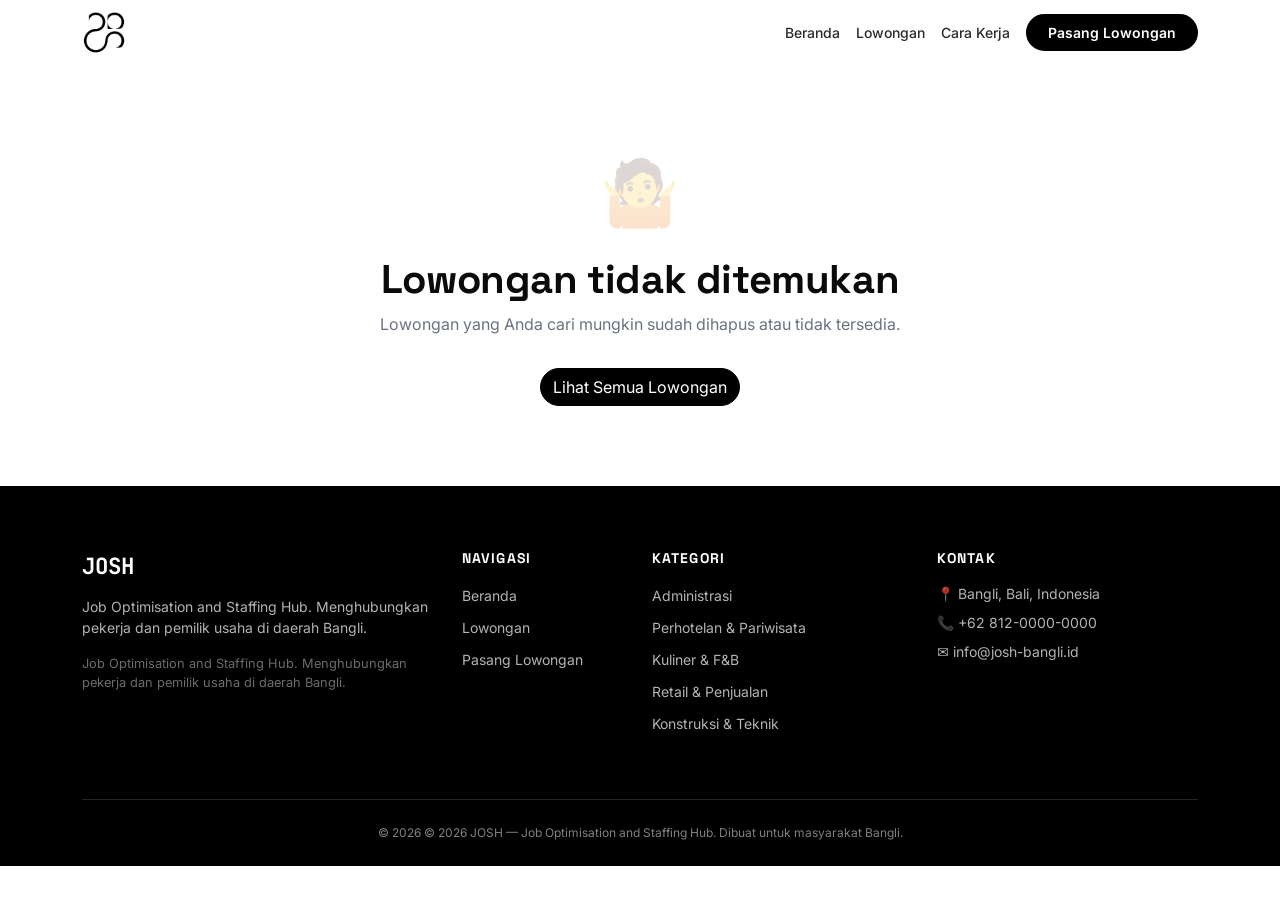
<file: detail.html>
<!DOCTYPE html>
<html lang="id">
<head>
  <meta charset="UTF-8">
  <meta name="viewport" content="width=device-width, initial-scale=1.0, viewport-fit=cover">
  <title>Detail Lowongan | JOSH</title>
  <meta name="description" content="Detail lowongan kerja di Bangli.">
  <meta name="theme-color" content="#ffffff" media="(prefers-color-scheme: light)">
  <meta name="theme-color" content="#0a0a0a" media="(prefers-color-scheme: dark)">

  <link href="https://cdn.jsdelivr.net/npm/bootstrap@5.3.3/dist/css/bootstrap.min.css" rel="stylesheet">
  <link href="css/style.css?v=bs" rel="stylesheet">
</head>
<body data-page="detail">

  <div id="nav-slot"></div>

  <!-- Detail slot (rendered by ui.js) -->
  <div id="detail-slot"></div>

  <div id="footer-slot"></div>

  <script src="https://cdn.jsdelivr.net/npm/bootstrap@5.3.3/dist/js/bootstrap.bundle.min.js"></script>
  <script src="js/app.js?v=bs"></script>
  <script src="js/ui.js?v=bs"></script>
</body>
</html>
</file>
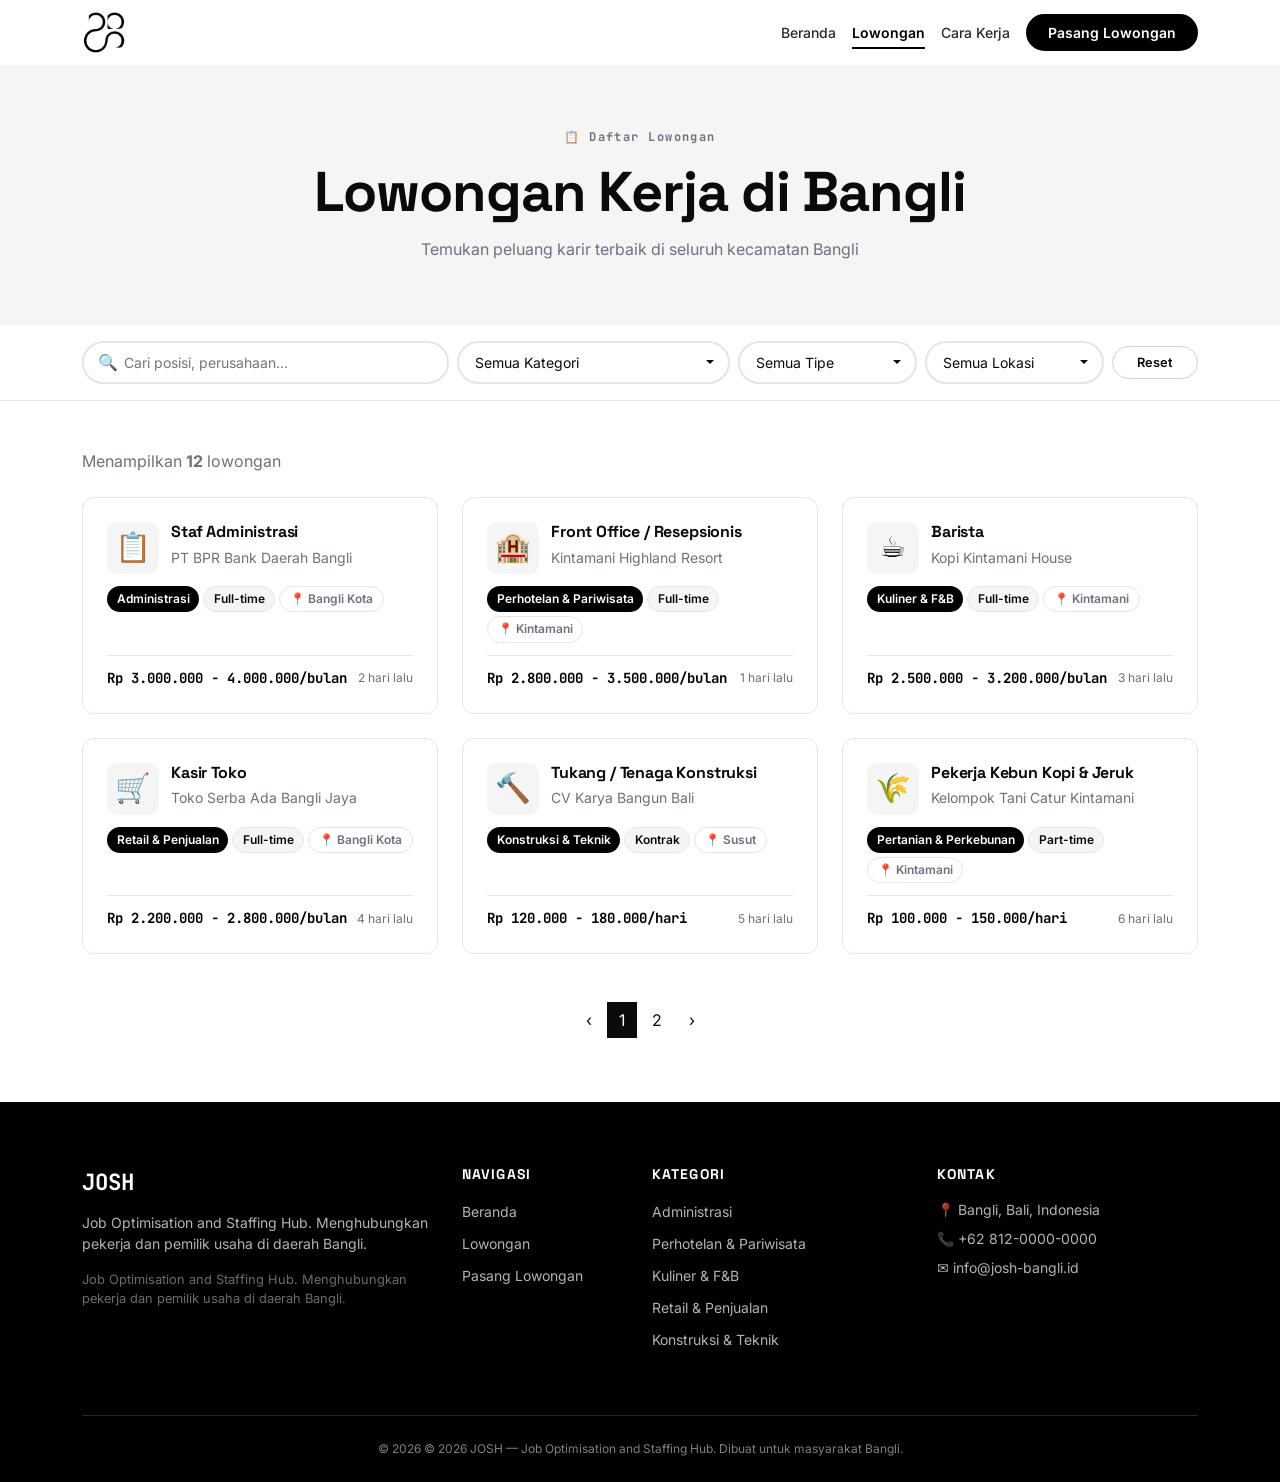
<file: lowongan.html>
<!DOCTYPE html>
<html lang="id">
<head>
  <meta charset="UTF-8">
  <meta name="viewport" content="width=device-width, initial-scale=1.0, viewport-fit=cover">
  <title>Lowongan Kerja — Bangli | JOSH</title>
  <meta name="description" content="Daftar lowongan kerja terbaru di daerah Bangli. Filter berdasarkan kategori, tipe, dan lokasi.">
  <meta name="theme-color" content="#ffffff" media="(prefers-color-scheme: light)">
  <meta name="theme-color" content="#0a0a0a" media="(prefers-color-scheme: dark)">

  <link href="https://cdn.jsdelivr.net/npm/bootstrap@5.3.3/dist/css/bootstrap.min.css" rel="stylesheet">
  <link href="css/style.css?v=bs" rel="stylesheet">
</head>
<body data-page="lowongan">

  <div id="nav-slot"></div>

  <!-- Page Header -->
  <section class="page-header-josh">
    <div class="container">
      <span class="eyebrow">📋 Daftar Lowongan</span>
      <h1>Lowongan Kerja di Bangli</h1>
      <p>Temukan peluang karir terbaik di seluruh kecamatan Bangli</p>
    </div>
  </section>

  <!-- Toolbar: Search + Filters -->
  <div class="listings-toolbar-josh">
    <div class="container">
      <div class="row g-2 align-items-center">
        <div class="col-lg-4">
          <div class="search-box-josh">
            <input type="text" id="search-input" placeholder="Cari posisi, perusahaan..." aria-label="Cari">
          </div>
        </div>
        <div class="col-lg-3 col-md-4">
          <select class="form-select filter-select-josh" id="filter-cat" aria-label="Filter kategori"></select>
        </div>
        <div class="col-lg-2 col-md-4">
          <select class="form-select filter-select-josh" id="filter-type" aria-label="Filter tipe"></select>
        </div>
        <div class="col-lg-2 col-md-4">
          <select class="form-select filter-select-josh" id="filter-loc" aria-label="Filter lokasi"></select>
        </div>
        <div class="col-lg-1 col-12">
          <button class="btn btn-outline-dark w-100" id="clear-filters" style="border-radius:9999px;font-size:.8rem">Reset</button>
        </div>
      </div>
    </div>
  </div>

  <!-- Job Grid -->
  <section class="py-5">
    <div class="container">
      <div class="d-flex justify-content-between align-items-center mb-4">
        <p class="text-muted mb-0">Menampilkan <strong id="result-count">0</strong> lowongan</p>
      </div>
      <div class="row g-4" id="job-grid"></div>
      <div class="mt-5" id="pagination"></div>
    </div>
  </section>

  <div id="footer-slot"></div>

  <script src="https://cdn.jsdelivr.net/npm/bootstrap@5.3.3/dist/js/bootstrap.bundle.min.js"></script>
  <script src="js/app.js?v=bs"></script>
  <script src="js/ui.js?v=bs"></script>
</body>
</html>
</file>
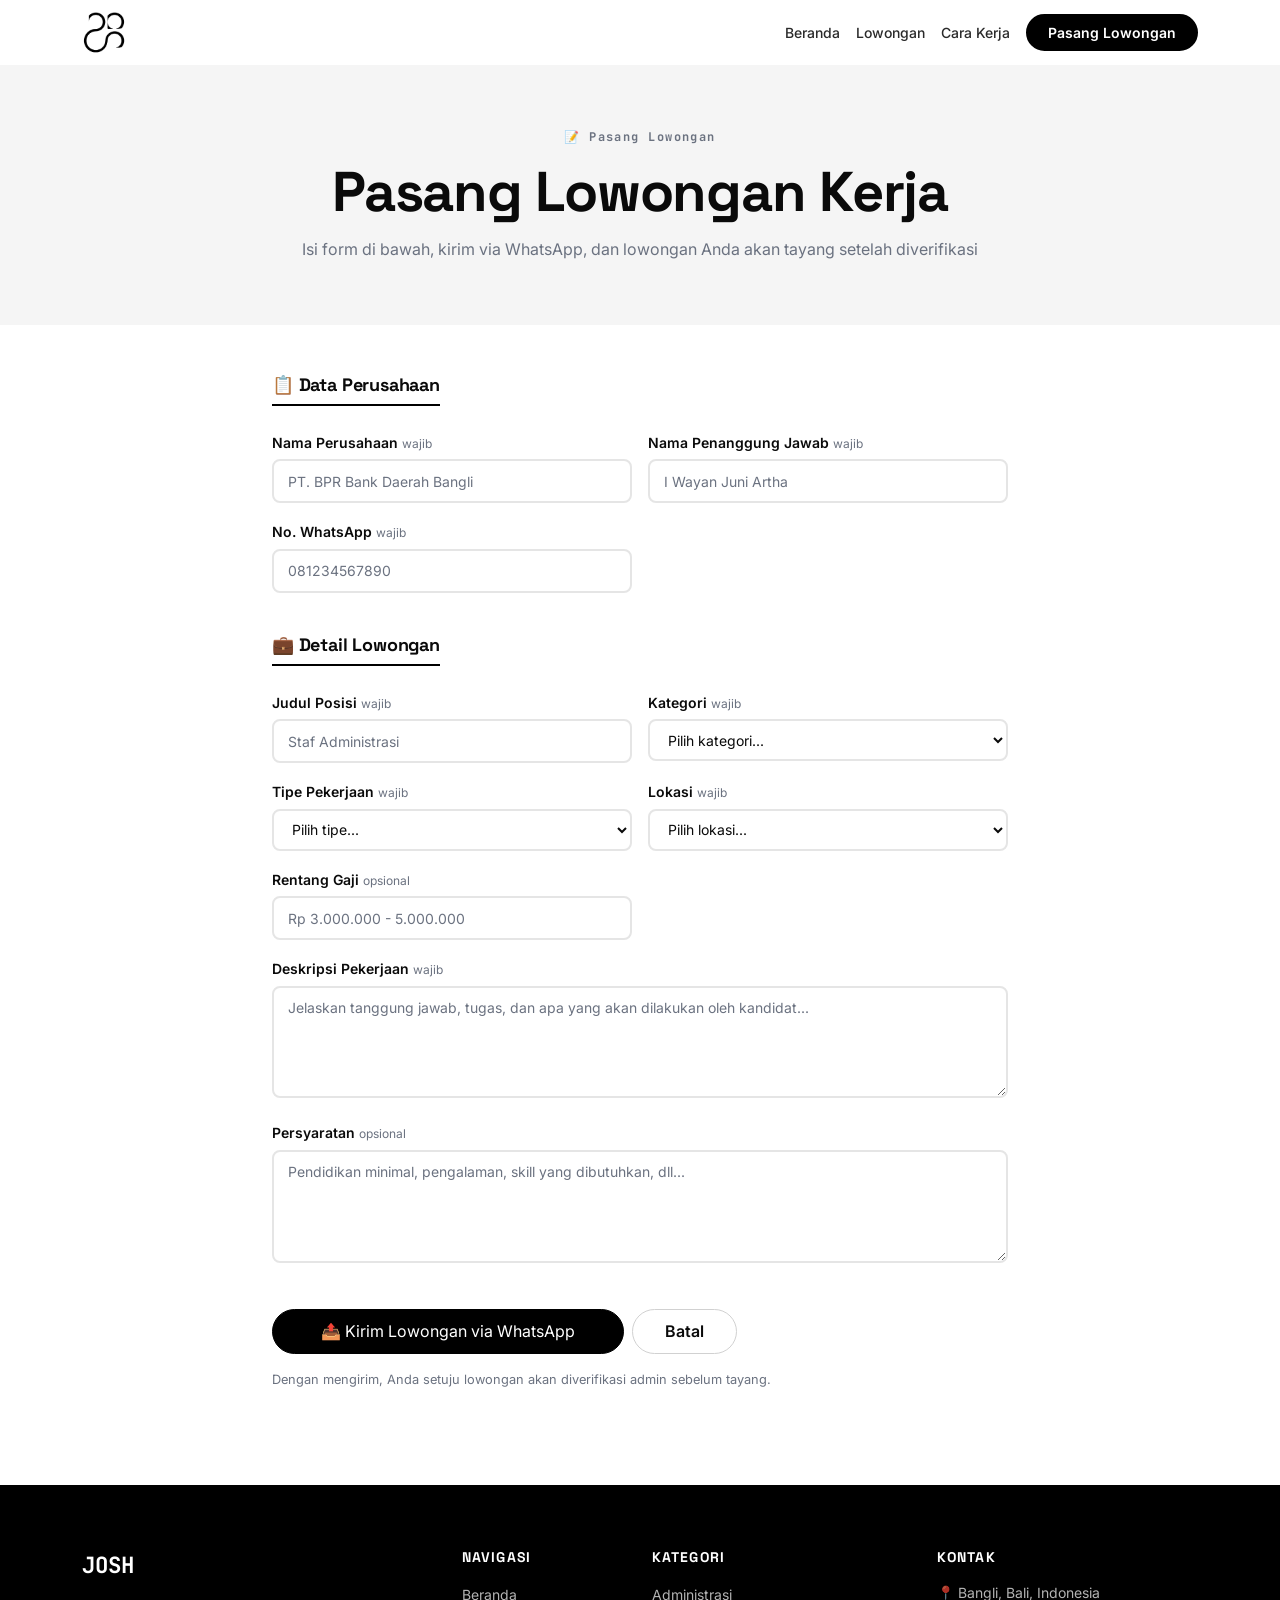
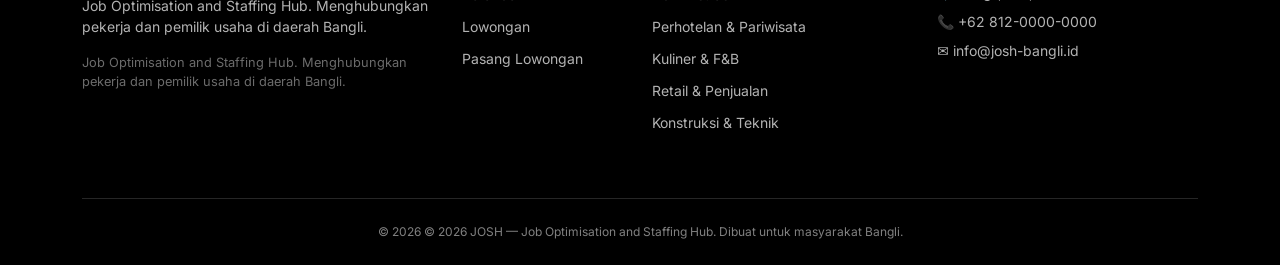
<file: pasang.html>
<!DOCTYPE html>
<html lang="id">
<head>
  <meta charset="UTF-8">
  <meta name="viewport" content="width=device-width, initial-scale=1.0, viewport-fit=cover">
  <title>Pasang Lowongan — JOSH</title>
  <meta name="description" content="Pasang lowongan kerja Anda di JOSH. Gratis, langsung kirim via WhatsApp.">
  <meta name="theme-color" content="#ffffff" media="(prefers-color-scheme: light)">
  <meta name="theme-color" content="#0a0a0a" media="(prefers-color-scheme: dark)">

  <link href="https://cdn.jsdelivr.net/npm/bootstrap@5.3.3/dist/css/bootstrap.min.css" rel="stylesheet">
  <link href="css/style.css?v=bs" rel="stylesheet">
</head>
<body data-page="pasang">

  <div id="nav-slot"></div>

  <!-- Page Header -->
  <section class="page-header-josh">
    <div class="container">
      <span class="eyebrow">📝 Pasang Lowongan</span>
      <h1>Pasang Lowongan Kerja</h1>
      <p>Isi form di bawah, kirim via WhatsApp, dan lowongan Anda akan tayang setelah diverifikasi</p>
    </div>
  </section>

  <!-- Form -->
  <section class="post-form-josh">
    <div class="container">
      <form id="post-job-form" novalidate>

        <!-- Section: Perusahaan -->
        <div class="form-section-josh">
          <h3>📋 Data Perusahaan</h3>
          <div class="row g-3">
            <div class="col-md-6">
              <div class="form-field-josh">
                <label class="form-label-josh" for="f-company">Nama Perusahaan <span class="req">wajib</span></label>
                <input type="text" class="form-control-josh" id="f-company" placeholder="PT. BPR Bank Daerah Bangli">
                <div class="form-error-josh">Nama perusahaan wajib diisi</div>
              </div>
            </div>
            <div class="col-md-6">
              <div class="form-field-josh">
                <label class="form-label-josh" for="f-contact">Nama Penanggung Jawab <span class="req">wajib</span></label>
                <input type="text" class="form-control-josh" id="f-contact" placeholder="I Wayan Juni Artha">
                <div class="form-error-josh">Nama kontak wajib diisi</div>
              </div>
            </div>
            <div class="col-md-6">
              <div class="form-field-josh">
                <label class="form-label-josh" for="f-phone">No. WhatsApp <span class="req">wajib</span></label>
                <input type="tel" class="form-control-josh" id="f-phone" placeholder="081234567890">
                <div class="form-error-josh">Format nomor tidak valid (08xxx)</div>
              </div>
            </div>
          </div>
        </div>

        <!-- Section: Lowongan -->
        <div class="form-section-josh">
          <h3>💼 Detail Lowongan</h3>
          <div class="row g-3">
            <div class="col-md-6">
              <div class="form-field-josh">
                <label class="form-label-josh" for="f-title">Judul Posisi <span class="req">wajib</span></label>
                <input type="text" class="form-control-josh" id="f-title" placeholder="Staf Administrasi">
                <div class="form-error-josh">Judul posisi wajib diisi</div>
              </div>
            </div>
            <div class="col-md-6">
              <div class="form-field-josh">
                <label class="form-label-josh" for="f-category">Kategori <span class="req">wajib</span></label>
                <select class="form-select-josh" id="f-category"></select>
                <div class="form-error-josh">Kategori wajib dipilih</div>
              </div>
            </div>
            <div class="col-md-6">
              <div class="form-field-josh">
                <label class="form-label-josh" for="f-type">Tipe Pekerjaan <span class="req">wajib</span></label>
                <select class="form-select-josh" id="f-type"></select>
                <div class="form-error-josh">Tipe pekerjaan wajib dipilih</div>
              </div>
            </div>
            <div class="col-md-6">
              <div class="form-field-josh">
                <label class="form-label-josh" for="f-location">Lokasi <span class="req">wajib</span></label>
                <select class="form-select-josh" id="f-location"></select>
                <div class="form-error-josh">Lokasi wajib dipilih</div>
              </div>
            </div>
            <div class="col-md-6">
              <div class="form-field-josh">
                <label class="form-label-josh" for="f-salary">Rentang Gaji <span class="req">opsional</span></label>
                <input type="text" class="form-control-josh" id="f-salary" placeholder="Rp 3.000.000 - 5.000.000">
              </div>
            </div>
            <div class="col-12">
              <div class="form-field-josh">
                <label class="form-label-josh" for="f-description">Deskripsi Pekerjaan <span class="req">wajib</span></label>
                <textarea class="form-control-josh" id="f-description" rows="4" placeholder="Jelaskan tanggung jawab, tugas, dan apa yang akan dilakukan oleh kandidat..."></textarea>
                <div class="form-error-josh">Deskripsi wajib diisi</div>
              </div>
            </div>
            <div class="col-12">
              <div class="form-field-josh">
                <label class="form-label-josh" for="f-requirements">Persyaratan <span class="req">opsional</span></label>
                <textarea class="form-control-josh" id="f-requirements" rows="4" placeholder="Pendidikan minimal, pengalaman, skill yang dibutuhkan, dll..."></textarea>
              </div>
            </div>
          </div>
        </div>

        <!-- Submit -->
        <div class="d-flex gap-2 flex-wrap mt-4">
          <button type="submit" class="btn btn-lg btn-dark px-5">📤 Kirim Lowongan via WhatsApp</button>
          <a href="index.html" class="btn btn-lg btn-outline-dark">Batal</a>
        </div>

        <p class="text-muted mt-3" style="font-size:.8rem">
          Dengan mengirim, Anda setuju lowongan akan diverifikasi admin sebelum tayang.
        </p>
      </form>
    </div>
  </section>

  <div id="footer-slot"></div>

  <script src="https://cdn.jsdelivr.net/npm/bootstrap@5.3.3/dist/js/bootstrap.bundle.min.js"></script>
  <script src="js/app.js?v=bs"></script>
  <script src="js/post.js?v=bs"></script>
</body>
</html>
</file>
<file: css/style.css>
/* ============================================
   JOSH — Job Optimisation and Staffing Hub
   style.css — Bootstrap 5 B/W theme overrides
   Built on top of Bootstrap 5.3 CDN
   ============================================ */

@import url('https://fonts.googleapis.com/css2?family=Space+Grotesk:wght@400;500;600;700&family=Inter:wght@400;500;600&family=JetBrains+Mono:wght@500;700&display=swap');

:root {
  /* B/W Bootstrap overrides */
  --bs-body-font-family: 'Inter', system-ui, sans-serif;
  --bs-body-color: #0a0a0a;
  --bs-body-bg: #ffffff;
  --bs-border-color: #e5e5e5;
  --bs-primary: #000000;
  --bs-primary-rgb: 0,0,0;
  --bs-light: #f5f5f5;
  --bs-light-rgb: 245,245,245;
  --bs-dark: #0a0a0a;
  --bs-dark-rgb: 10,10,10;
  --bs-secondary-color: #6b7280;
  --bs-link-color: #0a0a0a;
  --bs-link-hover-color: #000000;

  /* Custom */
  --josh-font-display: 'Space Grotesk', sans-serif;
  --josh-font-mono: 'JetBrains Mono', monospace;
  --josh-fg: #0a0a0a;
  --josh-muted: #6b7280;
  --josh-border: #e5e5e5;
  --josh-border-strong: #d1d1d1;
  --josh-bg-alt: #f5f5f5;
  --josh-accent: #000000;
  --josh-accent-fg: #ffffff;
  --josh-nav-h: 64px;
  --josh-shadow: 0 4px 12px rgba(0,0,0,0.08);
  --josh-shadow-lg: 0 12px 40px rgba(0,0,0,0.12);
  --josh-radius: 12px;
  --josh-radius-lg: 20px;
}

/* ===== BASE ===== */
html { width: 100%; max-width: 100%; overflow-x: hidden; background: var(--bs-body-bg); }
body { width: 100%; max-width: 100%; overflow-x: hidden; padding-top: env(safe-area-inset-top, 0px); }
h1, h2, h3, h4, h5, h6 { font-family: var(--josh-font-display); font-weight: 700; letter-spacing: -0.01em; }
h1 { font-size: clamp(2.2rem, 5vw, 3.5rem); letter-spacing: -0.02em; }
h2 { font-size: clamp(1.6rem, 3.5vw, 2.5rem); }
.font-mono { font-family: var(--josh-font-mono); }
.text-muted { color: var(--josh-muted) !important; }
a { transition: color .2s ease; }

/* ===== NAVBAR ===== */
.navbar-josh {
  background: rgba(255,255,255,0.96);
  backdrop-filter: blur(12px);
  -webkit-backdrop-filter: blur(12px);
  transition: box-shadow .3s ease;
  padding: .65rem 0;
  min-height: var(--josh-nav-h);
}
.navbar-josh.scrolled { box-shadow: 0 1px 3px rgba(0,0,0,0.07); }
.navbar-josh .navbar-brand {
  font-family: var(--josh-font-mono);
  font-weight: 700;
  font-size: 1.5rem;
  letter-spacing: .04em;
  color: #000;
  display: flex;
  flex-direction: column;
  line-height: 1;
  padding: 0;
}
.navbar-josh .navbar-logo {
  height: 44px;
  width: auto;
  display: block;
}
.navbar-josh .navbar-brand .logo-sub {
  font-size: .65rem;
  color: var(--josh-muted);
  letter-spacing: .12em;
  text-transform: uppercase;
  font-weight: 500;
}
.navbar-josh .nav-link {
  font-weight: 500;
  font-size: .875rem;
  color: #2a2a2a;
  position: relative;
  padding: .5rem 1rem;
}
.navbar-josh .nav-link:hover { color: #000; }
.navbar-josh .nav-link.active { color: #000; font-weight: 600; }
.navbar-josh .nav-link.active::after {
  content: '';
  position: absolute;
  bottom: 2px; left: 1rem; right: 1rem;
  height: 2px; background: #000;
}
.navbar-josh .nav-link.active::after { left: .5rem; right: .5rem; }
.navbar-josh .btn-cta {
  background: #000;
  color: #fff;
  border: 2px solid #000;
  border-radius: 9999px;
  font-weight: 600;
  font-size: .875rem;
  padding: .4rem 1.25rem;
  transition: all .2s ease;
}
.navbar-josh .btn-cta:hover { background: #2a2a2a; border-color: #2a2a2a; color: #fff; transform: translateY(-1px); }

/* Hamburger */
.navbar-toggler { border: none; padding: .5rem; }
.navbar-toggler:focus { box-shadow: none; }
.navbar-toggler-icon {
  background-image: none;
  width: 24px; height: 2px;
  background: #000;
  position: relative;
}
.navbar-toggler-icon::before, .navbar-toggler-icon::after {
  content: ''; position: absolute; left: 0;
  width: 24px; height: 2px; background: #000;
  transition: transform .3s ease, opacity .3s ease;
}
.navbar-toggler-icon::before { top: -7px; }
.navbar-toggler-icon::after { top: 7px; }
.navbar-toggler[aria-expanded="true"] .navbar-toggler-icon { background: transparent; }
.navbar-toggler[aria-expanded="true"] .navbar-toggler-icon::before { transform: translateY(7px) rotate(45deg); }
.navbar-toggler[aria-expanded="true"] .navbar-toggler-icon::after { transform: translateY(-7px) rotate(-45deg); }

/* Mobile nav divider */
@media (max-width: 991.98px) {
  .navbar-josh .navbar-nav { padding-top: .5rem; }
  .navbar-josh .nav-link { border-bottom: 1px solid var(--josh-border); padding: .75rem 0; }
  .navbar-josh .nav-link:last-of-type { border-bottom: none; }
  .navbar-josh .nav-link.active::after { display: none; }
  .navbar-josh .nav-link.active { border-left: 3px solid #000; padding-left: .75rem; background: rgba(0,0,0,.03); }
  .navbar-josh .btn-cta { display: block; text-align: center; margin-top: .75rem; width: 100%; border-radius: 8px; padding: .6rem; }
  .navbar-josh .navbar-brand .logo-sub { display: none; }
  .navbar-josh .navbar-brand { font-size: 1.6rem; }
}

/* ===== BUTTONS ===== */
.btn-dark { background: #000; border-color: #000; }
.btn-dark:hover { background: #2a2a2a; border-color: #2a2a2a; }
.btn-outline-dark { border-color: var(--josh-border-strong); color: #0a0a0a; font-weight: 600; }
.btn-outline-dark:hover { background: #000; border-color: #000; color: #fff; }
.btn-white { background: #fff; border-color: #fff; color: #000; font-weight: 600; }
.btn-white:hover { background: #f0f0f0; border-color: #f0f0f0; color: #000; transform: translateY(-2px); box-shadow: var(--josh-shadow-lg); }
.btn-lg { border-radius: 9999px; padding: .6rem 2rem; font-size: 1rem; }
.btn { border-radius: 9999px; transition: all .2s ease; }
.btn-dark:hover, .btn-cta:hover { transform: translateY(-2px); box-shadow: var(--josh-shadow-lg); }

/* ===== HERO ===== */
.hero-josh {
  padding: calc(var(--josh-nav-h) + 5rem) 0 5rem;
  text-align: center;
  position: relative;
  overflow: hidden;
  color: #fff;
}
.hero-video-wrap {
  position: absolute; inset: 0; z-index: 0;
  overflow: hidden; background: #0a0a0a;
}
.hero-video {
  width: 100%; height: 100%;
  object-fit: cover;
  position: absolute; top: 0; left: 0;
}
.hero-video-overlay {
  position: absolute; inset: 0;
  background: linear-gradient(to bottom, rgba(0,0,0,.65), rgba(0,0,0,.85));
}
.hero-josh .hero-content { color: #fff; }
.hero-josh .eyebrow { color: rgba(255,255,255,.9); }
.hero-josh h1 { color: #fff; }
.hero-josh .lead { color: rgba(255,255,255,.95); }
.hero-josh h1 em::after { background: #fff; opacity: .3; }
.hero-josh::before {
  content: '';
  position: absolute;
  top: -180px; right: -180px;
  width: 480px; height: 480px;
  background: radial-gradient(circle, rgba(0,0,0,.04) 0%, transparent 70%);
  border-radius: 50%;
}
.hero-josh::after {
  content: '';
  position: absolute;
  bottom: -120px; left: -120px;
  width: 380px; height: 380px;
  background: radial-gradient(circle, rgba(0,0,0,.03) 0%, transparent 70%);
  border-radius: 50%;
}
.hero-josh .hero-content { position: relative; z-index: 1; max-width: 720px; margin: 0 auto; }
.hero-josh .eyebrow {
  font-family: var(--josh-font-mono);
  font-size: .75rem;
  font-weight: 700;
  letter-spacing: .15em;
  color: rgba(255,255,255,.9);
  display: block;
  margin-bottom: 1rem;
}
.hero-josh h1 { margin-bottom: 1rem; color: #fff; }
.hero-josh h1 em { font-style: normal; position: relative; display: inline-block; }
.hero-josh h1 em::after {
  content: ''; position: absolute;
  bottom: 4px; left: 0; right: 0;
  height: 8px; background: #000; opacity: .15; z-index: -1;
}
.hero-josh .lead { font-size: 1.125rem; color: var(--josh-muted); margin-bottom: 2rem; max-width: 560px; margin-left: auto; margin-right: auto; }

/* Hero search */
.hero-search {
  display: flex; gap: .5rem;
  max-width: 560px; margin: 0 auto 1.5rem;
  background: rgba(255,255,255,.95);
  border: 2px solid rgba(255,255,255,.4);
  border-radius: 9999px;
  padding: 4px;
  transition: border-color .2s ease;
}
.hero-search:focus-within { border-color: #fff; }
.hero-search input {
  flex: 1; border: none; outline: none;
  padding: .6rem 1rem; font-size: .875rem;
  background: transparent; color: #0a0a0a;
}
.hero-search input::placeholder { color: var(--josh-muted); }
.hero-search .btn { flex-shrink: 0; border-radius: 9999px; }
.btn-outline-white {
  background: transparent; border: 2px solid #fff;
  color: #fff; font-weight: 600;
}
.btn-outline-white:hover {
  background: #fff; border-color: #fff; color: #000;
  transform: translateY(-2px); box-shadow: var(--josh-shadow-lg);
}

/* ===== STATS STRIP ===== */
.stats-strip {
  background: #000; color: #fff;
  padding: 3rem 0;
}
.stat-item { text-align: center; }
.stat-item .stat-value {
  font-family: var(--josh-font-display);
  font-size: clamp(1.8rem, 4vw, 2.5rem);
  font-weight: 700; line-height: 1;
  margin-bottom: .25rem;
}
.stat-item .stat-label {
  font-size: .875rem; color: rgba(255,255,255,.7);
}

/* ===== SECTION HEAD ===== */
.section-josh { padding: 5rem 0; }
.section-alt-josh { background: var(--josh-bg-alt); }
.section-head-josh { text-align: center; max-width: 640px; margin: 0 auto 3rem; }
.section-head-josh .eyebrow {
  font-family: var(--josh-font-mono);
  font-size: .75rem; font-weight: 700;
  letter-spacing: .12em; color: #0a0a0a;
  background: var(--josh-bg-alt);
  display: inline-block;
  padding: .2rem .75rem;
  border-radius: 9999px;
  margin-bottom: .75rem;
  text-transform: uppercase;
}
.section-alt-josh .section-head-josh .eyebrow { background: #fff; }
.section-head-josh h2 { margin-bottom: .75rem; }
.section-head-josh p { color: var(--josh-muted); }

/* ===== CATEGORY CARDS ===== */
.cat-card-josh {
  display: flex; flex-direction: column;
  align-items: center; text-align: center;
  padding: 1.5rem 1rem;
  background: #fff;
  border: 1px solid var(--josh-border);
  border-radius: var(--josh-radius);
  transition: all .2s ease;
  text-decoration: none;
  color: inherit;
  height: 100%;
}
.cat-card-josh:hover {
  border-color: #000;
  transform: translateY(-4px);
  box-shadow: var(--josh-shadow);
  color: inherit;
}
.cat-card-josh .cat-icon { font-size: 2rem; margin-bottom: .75rem; line-height: 1; }
.cat-card-josh .cat-name { font-size: .875rem; font-weight: 600; color: #0a0a0a; margin-bottom: .25rem; }
.cat-card-josh .cat-count { font-family: var(--josh-font-mono); font-size: .75rem; color: var(--josh-muted); }

/* ===== JOB CARD ===== */
.job-card-josh {
  display: flex; flex-direction: column;
  gap: .75rem; padding: 1.5rem;
  background: #fff;
  border: 1px solid var(--josh-border);
  border-radius: var(--josh-radius);
  transition: all .2s ease;
  text-decoration: none; color: inherit;
  height: 100%;
}
.job-card-josh:hover {
  border-color: #000;
  transform: translateY(-4px);
  box-shadow: var(--josh-shadow-lg);
  color: inherit;
}
.job-card-top { display: flex; gap: .75rem; align-items: flex-start; }
.job-card-icon {
  font-size: 1.8rem;
  width: 52px; height: 52px;
  display: flex; align-items: center; justify-content: center;
  background: var(--josh-bg-alt); border-radius: 10px;
  flex-shrink: 0; line-height: 1;
}
.job-card-info { flex: 1; min-width: 0; }
.job-card-title {
  font-size: 1rem; font-weight: 700;
  margin-bottom: .25rem; color: #0a0a0a;
  line-height: 1.3;
  display: -webkit-box; -webkit-line-clamp: 2;
  -webkit-box-orient: vertical; overflow: hidden;
}
.job-card-company { font-size: .875rem; color: var(--josh-muted); margin: 0; }
.job-card-bottom {
  display: flex; justify-content: space-between;
  align-items: center; padding-top: .75rem;
  border-top: 1px solid var(--josh-border); margin-top: auto;
}
.job-card-salary { font-size: .875rem; font-weight: 700; color: #000; font-family: var(--josh-font-mono); }
.job-card-posted { font-size: .75rem; color: var(--josh-muted); }

/* ===== BADGES ===== */
.badge-josh {
  display: inline-flex; align-items: center; gap: .25rem;
  font-size: .75rem; font-weight: 600;
  padding: .2rem .6rem; border-radius: 9999px;
  white-space: nowrap;
}
.badge-cat-josh { background: #000; color: #fff; }
.badge-type-josh { background: var(--josh-bg-alt); color: #0a0a0a; border: 1px solid var(--josh-border); }
.badge-loc-josh { background: transparent; color: var(--josh-muted); border: 1px solid var(--josh-border); }

/* Tags */
.tag-josh {
  font-size: .75rem; color: var(--josh-muted);
  padding: .15rem .5rem; border: 1px solid var(--josh-border);
  border-radius: 6px;
}

/* ===== HOW IT WORKS ===== */
.how-col-josh {
  background: #fff; border: 1px solid var(--josh-border);
  border-radius: var(--josh-radius-lg); padding: 2rem; height: 100%;
}
.how-col-title-josh {
  font-size: 1.25rem; font-weight: 700;
  margin-bottom: 1.5rem; padding-bottom: 1rem;
  border-bottom: 2px solid #000; display: inline-block;
}
.how-step-josh { display: flex; gap: 1rem; margin-bottom: 1.5rem; }
.how-step-josh:last-child { margin-bottom: 0; }
.how-step-icon {
  font-size: 1.6rem; flex-shrink: 0;
  width: 48px; height: 48px;
  display: flex; align-items: center; justify-content: center;
  background: var(--josh-bg-alt); border-radius: 10px;
}
.how-step-body h4 { font-size: 1rem; font-weight: 600; margin-bottom: .25rem; }
.how-step-body p { font-size: .875rem; color: var(--josh-muted); margin: 0; }

/* ===== CTA BANNER ===== */
.cta-banner-josh {
  background: #000; color: #fff;
  padding: 5rem 0; text-align: center;
  position: relative; overflow: hidden;
}
.cta-banner-josh::before {
  content: ''; position: absolute;
  top: -80px; left: -80px;
  width: 280px; height: 280px;
  background: radial-gradient(circle, rgba(255,255,255,.06) 0%, transparent 70%);
  border-radius: 50%;
}
.cta-banner-josh .cta-content { position: relative; z-index: 1; max-width: 560px; margin: 0 auto; }
.cta-banner-josh h2 { color: #fff; margin-bottom: .75rem; }
.cta-banner-josh p { color: rgba(255,255,255,.8); margin-bottom: 2rem; font-size: 1.125rem; }

/* ===== PAGE HEADER ===== */
.page-header-josh {
  padding: calc(var(--josh-nav-h) + 4rem) 0 3rem;
  text-align: center; background: var(--josh-bg-alt);
}
.page-header-josh .eyebrow {
  font-family: var(--josh-font-mono);
  font-size: .75rem; font-weight: 700;
  letter-spacing: .12em; color: var(--josh-muted);
  display: block; margin-bottom: .75rem;
}
.page-header-josh h1 { margin-bottom: .75rem; }
.page-header-josh p { color: var(--josh-muted); }

/* ===== LISTINGS TOOLBAR ===== */
.listings-toolbar-josh {
  position: sticky; top: var(--josh-nav-h);
  z-index: 1020; background: #fff;
  padding: 1rem 0; border-bottom: 1px solid var(--josh-border);
}
.search-box-josh { position: relative; }
.search-box-josh input {
  width: 100%; padding: .55rem 1rem .55rem 2.5rem;
  border: 2px solid var(--josh-border);
  border-radius: 9999px; font-size: .875rem;
  outline: none; background: #fff;
  transition: border-color .2s ease;
}
.search-box-josh input:focus { border-color: #000; }
.search-box-josh::before {
  content: '🔍'; position: absolute;
  left: 1rem; top: 50%; transform: translateY(-50%);
  font-size: 1rem; pointer-events: none;
}
.filter-select-josh {
  padding: .55rem 2rem .55rem 1rem;
  border: 2px solid var(--josh-border);
  border-radius: 9999px; font-size: .875rem;
  background: #fff; color: #0a0a0a;
  outline: none; cursor: pointer;
  transition: border-color .2s ease;
  appearance: none; -webkit-appearance: none;
  background-image: url("data:image/svg+xml,%3Csvg xmlns='http://www.w3.org/2000/svg' width='12' height='12' fill='%230a0a0a'%3E%3Cpath d='M6 8L2 4h8z'/%3E%3C/svg%3E");
  background-repeat: no-repeat;
  background-position: right .75rem center;
}
.filter-select-josh:focus { border-color: #000; }

/* Empty state */
.empty-state-josh { text-align: center; padding: 5rem 1rem; }
.empty-state-josh .icon { font-size: 3rem; opacity: .3; margin-bottom: 1rem; }

/* ===== DETAIL PAGE ===== */
.detail-hero-josh {
  background: var(--josh-bg-alt);
  padding: calc(var(--josh-nav-h) + 3rem) 0 2.5rem;
}
.detail-back-josh {
  font-size: .875rem; color: var(--josh-muted);
  margin-bottom: 1.5rem; display: inline-flex;
  align-items: center; gap: .5rem;
  text-decoration: none; transition: color .2s ease;
}
.detail-back-josh:hover { color: #000; }
.detail-hero-top { display: flex; gap: 1.5rem; align-items: flex-start; margin-bottom: 1.5rem; }
.detail-icon-josh {
  font-size: 2.5rem; width: 72px; height: 72px;
  display: flex; align-items: center; justify-content: center;
  background: #fff; border: 1px solid var(--josh-border);
  border-radius: var(--josh-radius); flex-shrink: 0;
}
.detail-title-block h1 { font-size: 2rem; margin-bottom: .5rem; }
.detail-company { font-size: 1.125rem; color: #2a2a2a; margin-bottom: 1rem; }
.detail-badges { display: flex; gap: .5rem; flex-wrap: wrap; }

.detail-main-josh h2 {
  font-size: 1.25rem; margin-bottom: .75rem;
  margin-top: 2rem; padding-bottom: .5rem;
  border-bottom: 2px solid #000; display: inline-block;
}
.detail-main-josh h2:first-child { margin-top: 0; }
.detail-main-josh p { margin-bottom: 1rem; line-height: 1.7; color: #2a2a2a; }
.detail-main-josh ul { list-style: none; margin-bottom: 1rem; padding: 0; }
.detail-main-josh ul li {
  position: relative; padding-left: 1.5rem;
  margin-bottom: .5rem; color: #2a2a2a;
}
.detail-main-josh ul li::before {
  content: ''; position: absolute;
  left: 0; top: 10px; width: 8px; height: 8px;
  background: #000; border-radius: 50%;
}

/* Apply card */
.apply-card-josh {
  background: #fff; border: 1px solid var(--josh-border);
  border-radius: var(--josh-radius); padding: 1.5rem;
}
.apply-card-josh h3 { font-size: 1rem; margin-bottom: 1rem; }
.apply-meta { display: flex; flex-direction: column; gap: .75rem; margin-bottom: 1.5rem; padding-bottom: 1.5rem; border-bottom: 1px solid var(--josh-border); }
.apply-meta-row { display: flex; justify-content: space-between; align-items: center; }
.apply-meta-label { font-size: .75rem; color: var(--josh-muted); text-transform: uppercase; letter-spacing: .05em; }
.apply-meta-val { font-size: .875rem; font-weight: 600; color: #0a0a0a; text-align: right; max-width: 60%; }

/* Sticky sidebar on desktop */
@media (min-width: 992px) {
  .detail-sidebar-josh { position: sticky; top: calc(var(--josh-nav-h) + 1rem); }
}

/* Not found */
.detail-notfound-josh { text-align: center; padding: calc(var(--josh-nav-h) + 5rem) 0 5rem; }
.detail-notfound-josh .icon { font-size: 4rem; opacity: .2; margin-bottom: 1rem; }

/* ===== POST FORM ===== */
.post-form-josh { padding: 3rem 0 5rem; max-width: 760px; margin: 0 auto; }
.form-section-josh { margin-bottom: 2.5rem; }
.form-section-josh h3 {
  font-size: 1.125rem; margin-bottom: 1.5rem;
  padding-bottom: .5rem; border-bottom: 2px solid #000;
  display: inline-block;
}
.form-label-josh { font-size: .875rem; font-weight: 600; color: #0a0a0a; margin-bottom: .4rem; }
.form-label-josh .req { color: var(--josh-muted); font-weight: 400; font-size: .75rem; }
.form-control-josh, .form-select-josh {
  padding: .6rem .9rem; border: 2px solid var(--josh-border);
  border-radius: 8px; font-size: .875rem;
  background: #fff; color: #0a0a0a;
  transition: border-color .2s ease;
  width: 100%; outline: none;
}
.form-control-josh:focus, .form-select-josh:focus { border-color: #000; box-shadow: none; }
.form-control-josh::placeholder { color: var(--josh-muted); }
textarea.form-control-josh { resize: vertical; min-height: 100px; line-height: 1.6; }
.form-field-josh.invalid .form-control-josh,
.form-field-josh.invalid .form-select-josh { border-color: #dc2626; }
.form-error-josh { font-size: .75rem; color: #dc2626; display: none; margin-top: .25rem; }
.form-field-josh.invalid .form-error-josh { display: block; }

/* ===== FOOTER ===== */
.footer-josh { background: #000; color: #fff; padding: 4rem 0 1.5rem; }
.footer-josh .footer-logo { font-family: var(--josh-font-mono); font-size: 1.4rem; font-weight: 700; margin-bottom: .75rem; }
.footer-josh p { color: rgba(255,255,255,.7); font-size: .875rem; }
.footer-josh h5 { font-size: .875rem; font-weight: 700; text-transform: uppercase; letter-spacing: .08em; margin-bottom: 1rem; color: #fff; }
.footer-josh ul { list-style: none; padding: 0; display: flex; flex-direction: column; gap: .5rem; }
.footer-josh ul a { font-size: .875rem; color: rgba(255,255,255,.7); text-decoration: none; transition: color .2s ease; }
.footer-josh ul a:hover { color: #fff; }
.footer-contact-item { font-size: .875rem; color: rgba(255,255,255,.7); margin-bottom: .5rem; display: flex; align-items: center; gap: .5rem; }
.footer-bottom-josh { border-top: 1px solid rgba(255,255,255,.15); padding-top: 1.5rem; text-align: center; margin-top: 3rem; }
.footer-bottom-josh p { font-size: .75rem; color: rgba(255,255,255,.5); margin: 0; }

/* ===== SCROLL REVEAL ===== */
.reveal { opacity: 0; transform: translateY(24px); transition: opacity .6s ease, transform .6s ease; }
.reveal.visible { opacity: 1; transform: translateY(0); }
.reveal:nth-child(1) { transition-delay: 0ms; }
.reveal:nth-child(2) { transition-delay: 60ms; }
.reveal:nth-child(3) { transition-delay: 120ms; }
.reveal:nth-child(4) { transition-delay: 180ms; }
.reveal:nth-child(5) { transition-delay: 240ms; }
.reveal:nth-child(6) { transition-delay: 300ms; }

/* ===== TOAST ===== */
.toast-josh {
  position: fixed; bottom: 1.5rem; right: 1.5rem;
  background: #000; color: #fff;
  padding: 1rem 1.5rem; border-radius: 10px;
  font-size: .875rem; font-weight: 600;
  box-shadow: var(--josh-shadow-lg);
  z-index: 9999;
  transform: translateY(120%); opacity: 0;
  transition: all .4s ease;
  max-width: 320px;
}
.toast-josh.show { transform: translateY(0); opacity: 1; }

/* ===== RESPONSIVE ===== */
@media (max-width: 768px) {
  .hero-search { flex-direction: column; border-radius: 12px; padding: .75rem; }
  .hero-search input { text-align: center; padding: .6rem; }
  .hero-search .btn { width: 100%; }
  .detail-hero-top { flex-direction: column; gap: 1rem; }
  .detail-icon-josh { width: 56px; height: 56px; font-size: 2rem; }
  .detail-title-block h1 { font-size: 1.5rem; }
  .listings-toolbar-josh .row > div { margin-bottom: .5rem; }
  .listings-toolbar-josh .row > div:last-child { margin-bottom: 0; }
}

/* Print */
@media print {
  .navbar, .footer-josh, .cta-banner-josh, .detail-sidebar-josh { display: none !important; }
  body { color: #000; background: #fff; }
}
</file>
